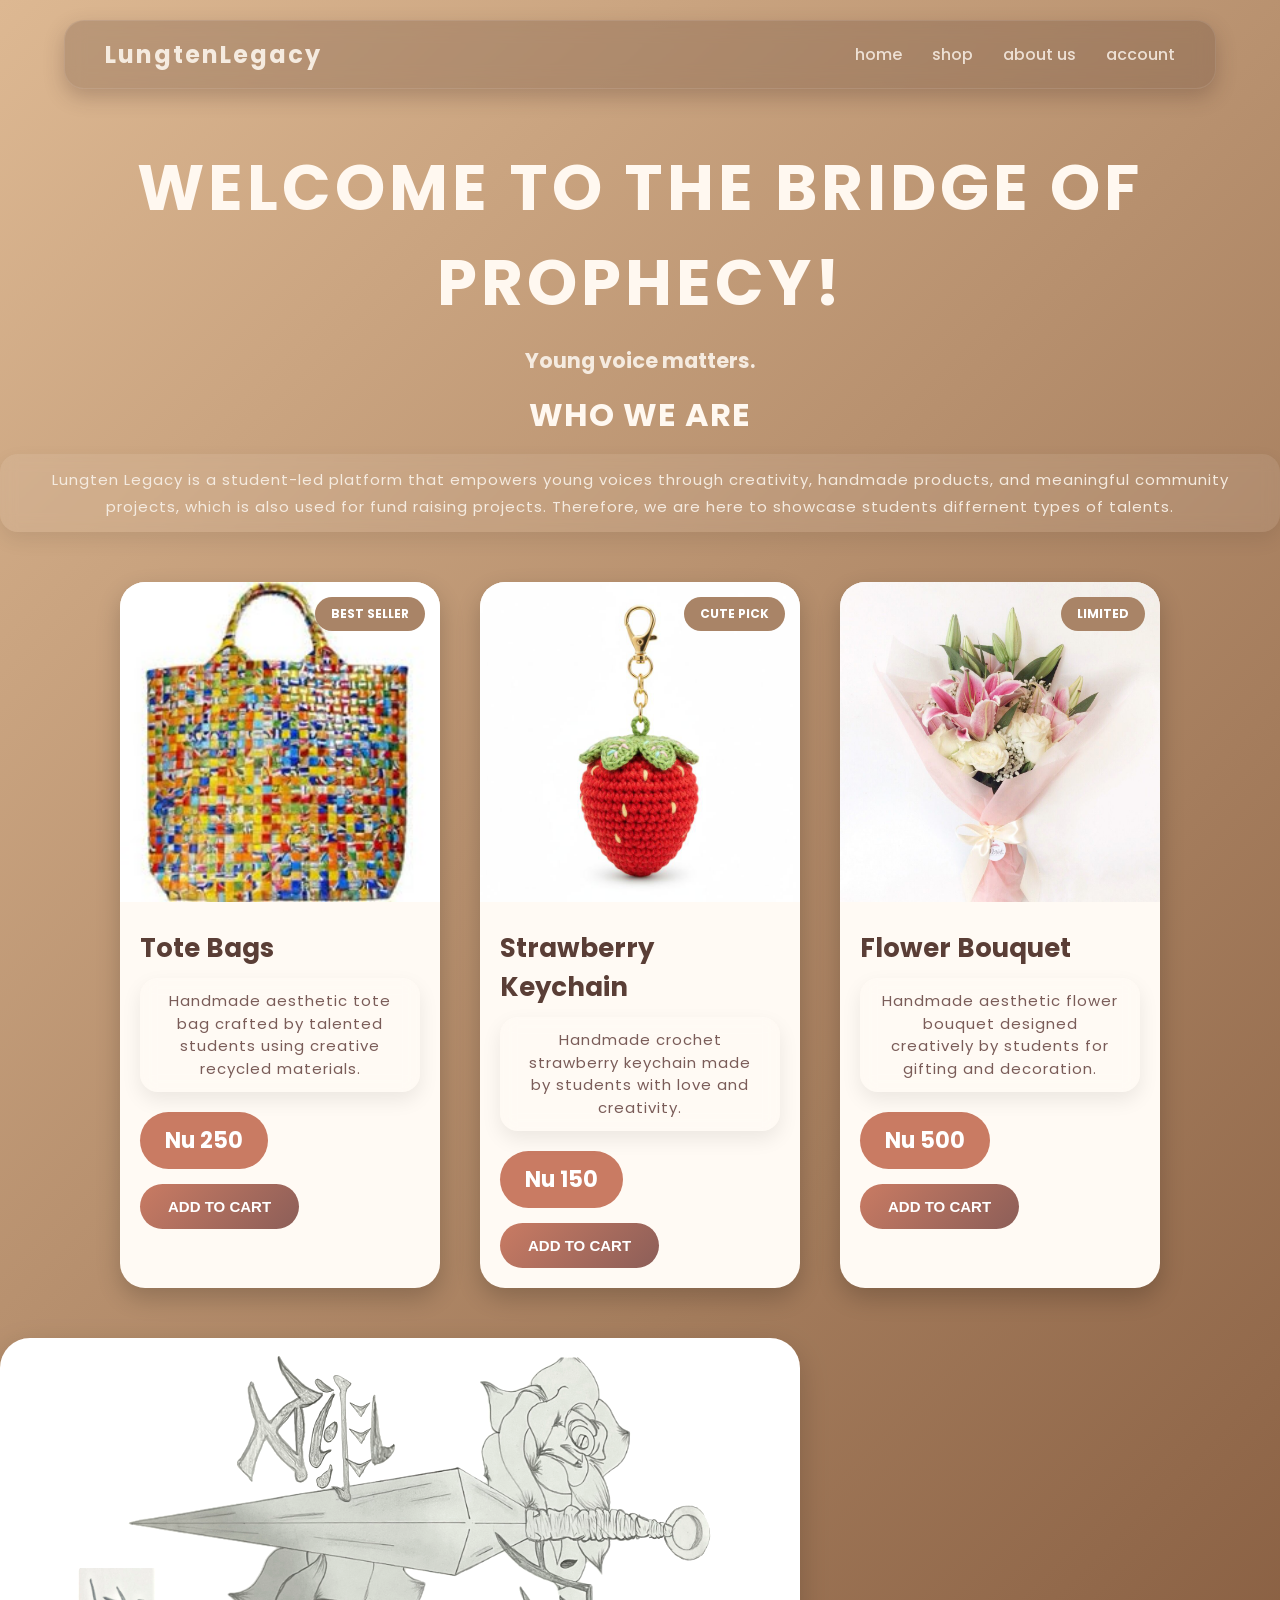
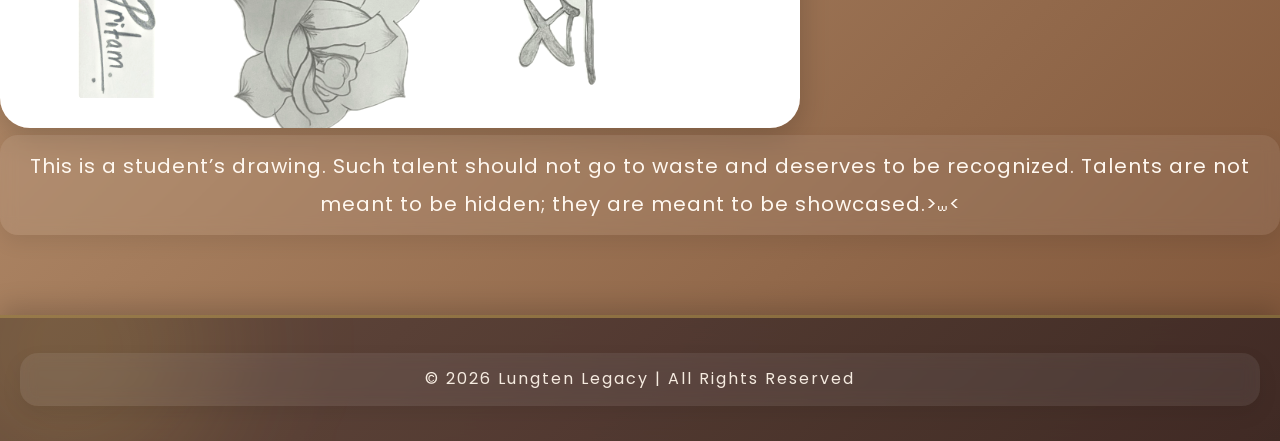
<file: index.html>
<!DOCTYPE html>
<html>
    <head>
        <meta charset="utf-8">
        <title>Lungten Legacy</title>
        <link href="ccd.css" rel="stylesheet">
    </head>
    <body>
        <h1>WELCOME TO THE BRIDGE OF PROPHECY!</h1>
        <h2>Young voice matters.</h2>
        <nav class="navbar">
            <div class="logo">LungtenLegacy</div>
            <ul class="nav-links">
                <li><a href="index.html">home</a></li>
                <li><a href="shop.html">shop</a></li>
                <li><a href="about us.html">about us</a></li>
                <li><a href="account.html">account</a></li>
            </ul>
        </nav>
    
<section class="info-section">

    <div class="info-container">

        <div class="info-card">
            <h2>Who We Are</h2>

            <p>
                Lungten Legacy is a student-led platform that empowers
                young voices through creativity, handmade products,
                and meaningful community projects, which is also used
                for fund raising projects. Therefore, we are here to 
                showcase students differnent types of talents.
            </p>
            
        </div>


<div class="product-container">

    <!-- PRODUCT 1 -->

    <div class="product-card">

        <div class="product-image">
            <img src="images/1a2729b138f1a10778e9dfbd4527bf86 (1).jpg" alt="Tote Bags">
            <span class="tag">BEST SELLER</span>
        </div>

        <div class="product-content">

            <h3>Tote Bags</h3>

            <p>
                Handmade aesthetic tote bag crafted by talented students
                using creative recycled materials.
            </p>

            <div class="price">Nu 250</div>

            <div class="Addtocard">
                <button
                type="button"
                class="cart-btn"
                onclick="alert('Tote Bag Added To Cart!')">

                ADD TO CART

                </button>
            </div>

        </div>

    </div>



    <!-- PRODUCT 2 -->

    <div class="product-card">

        <div class="product-image">
            <img src="images/19b5188fc35bf6381f125c8ee6f1a38d.jpg" alt="Strawberry Keychain">
            <span class="tag">CUTE PICK</span>
        </div>

        <div class="product-content">

            <h3>Strawberry Keychain</h3>

            <p>
                Handmade crochet strawberry keychain made by students
                with love and creativity.
            </p>

            <div class="price">Nu 150</div>

            <div class="Addtocard">
                <button
                type="button"
                class="cart-btn"
                onclick="alert('Strawberry Keychain Added To Cart!')">

                ADD TO CART

                </button>
            </div>

        </div>

    </div>

    <!-- PRODUCT 3 -->

    <div class="product-card">

        <div class="product-image">
            <img src="images/b1fbb1e06d55cefb970261c81b5fe62f.jpg" alt="Flower Bouquet">
            <span class="tag">LIMITED</span>
        </div>

        <div class="product-content">

            <h3>Flower Bouquet</h3>

            <p>
                Handmade aesthetic flower bouquet designed creatively
                by students for gifting and decoration.
            </p>

            <div class="price">Nu 500</div>

            <div class="Addtocard">
                <button
                type="button"
                class="cart-btn"
                onclick="alert('Flower Bouquet Added To Cart!')">

                ADD TO CART

                </button>
            </div>

        </div>
 
    </div>

</div>
<div class="image-box">

    <img src="images/CFNT3364.JPG">
    <p>
        This is a student’s drawing. 
        Such talent should not go to waste and deserves to be recognized. 
        Talents are not meant to be hidden; they are meant to be showcased.>⩊<

    </p>

</div>


<footer class="footer-bar">

    <p>
        © 2026 Lungten Legacy | All Rights Reserved
    </p>

</footer>
</body>


</html>
</file>
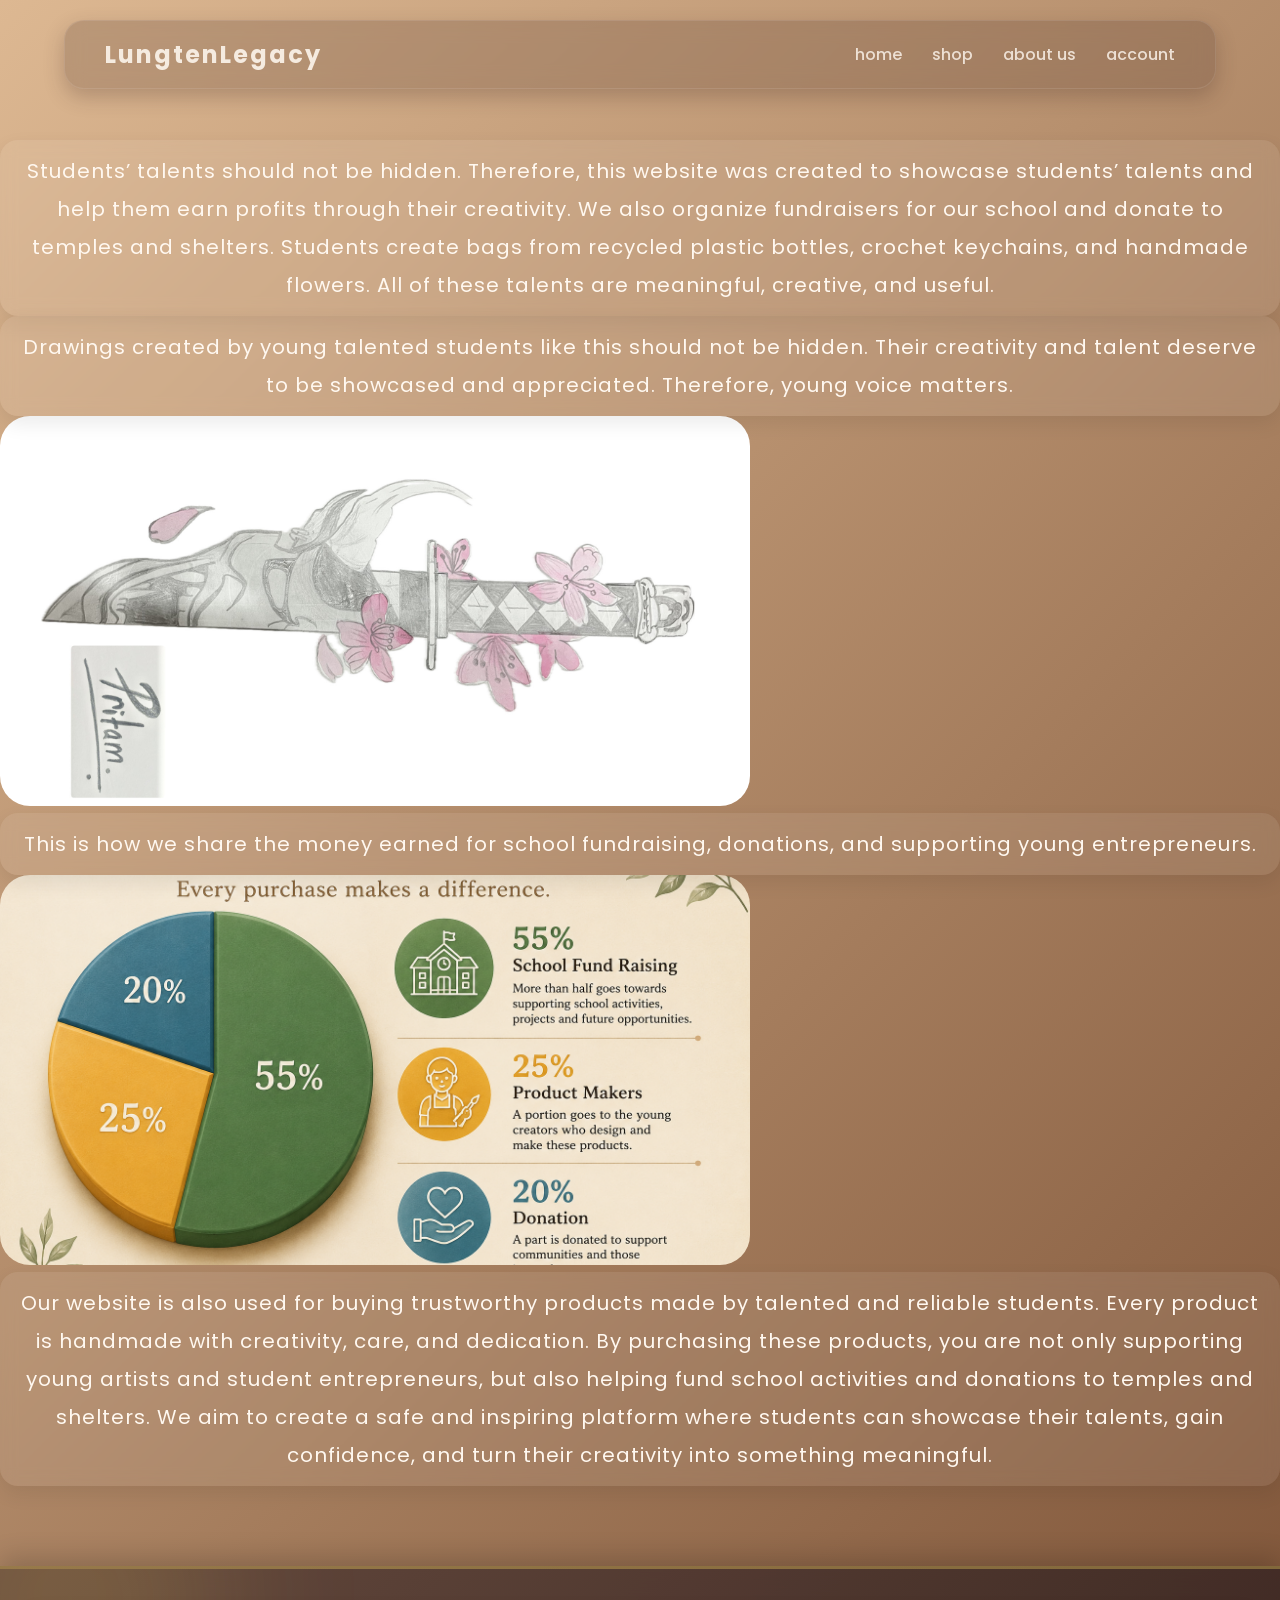
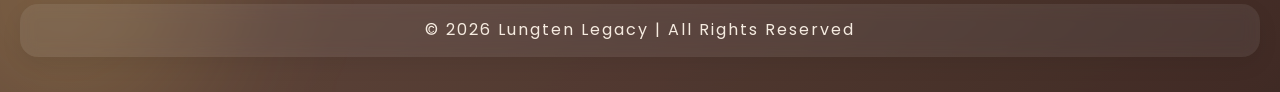
<file: about us.html>
<!DOCTYPE html>
<html>
    <head>
        <meta charset="utf-8">
        <title>Lungten Legacy</title>
        <link href="ccd.css" rel="stylesheet">
    </head>
    <body>
        <nav class="navbar">
            <div class="logo">LungtenLegacy</div>
            <ul class="nav-links">
                <li><a href="index.html">home</a></li>
                <li><a href="shop.html">shop</a></li>
                <li><a href="about us.html">about us</a></li>
                <li><a href="account.html">account</a></li>
            </ul>
        </nav>

        <p>
            Students’ talents should not be hidden. 
            Therefore, this website was created to showcase students’ 
            talents and help them earn profits through their creativity.
             We also organize fundraisers for our school and donate to 
             temples and shelters. Students create bags from recycled 
             plastic bottles, crochet keychains, and handmade flowers.
              All of these talents are meaningful, creative, and useful.
        </p>
        <p>
           Drawings created by young talented students 
        
           like this should not be hidden. Their creativity 
           
           and talent deserve to be showcased and appreciated.
           
           Therefore, young voice matters.

        </p>

    </body>
    
 <div class="about-image-box">

            <img
            src="images/OAND2921.JPG"
            alt="Students Creativity"
            class="about-img">

        </div>
        <p>
            This is how we share the money earned 
             for school fundraising, donations,
              and supporting young entrepreneurs.
        </p>
<div class="about-image-box">

            <img
            src="images/HAPPY.png"
            alt="Students Creativity"
            class="about-img">
        <p>
           Our website is also used for buying trustworthy products
            made by talented and reliable students. Every product is
             handmade with creativity, care, and dedication. By purchasing
              these products, you are not only supporting young artists
               and student entrepreneurs, but also helping fund school
                activities and donations to temples and shelters.
                 We aim to create a safe and inspiring platform
                  where students can showcase their talents,
                   gain confidence, and turn their creativity into something meaningful.
            
        </p>
        </div>
     <footer class="footer-bar">

    <p>
        © 2026 Lungten Legacy | All Rights Reserved
    </p>

</footer>
</body>
        

</head>

<body>
</html>
</file>
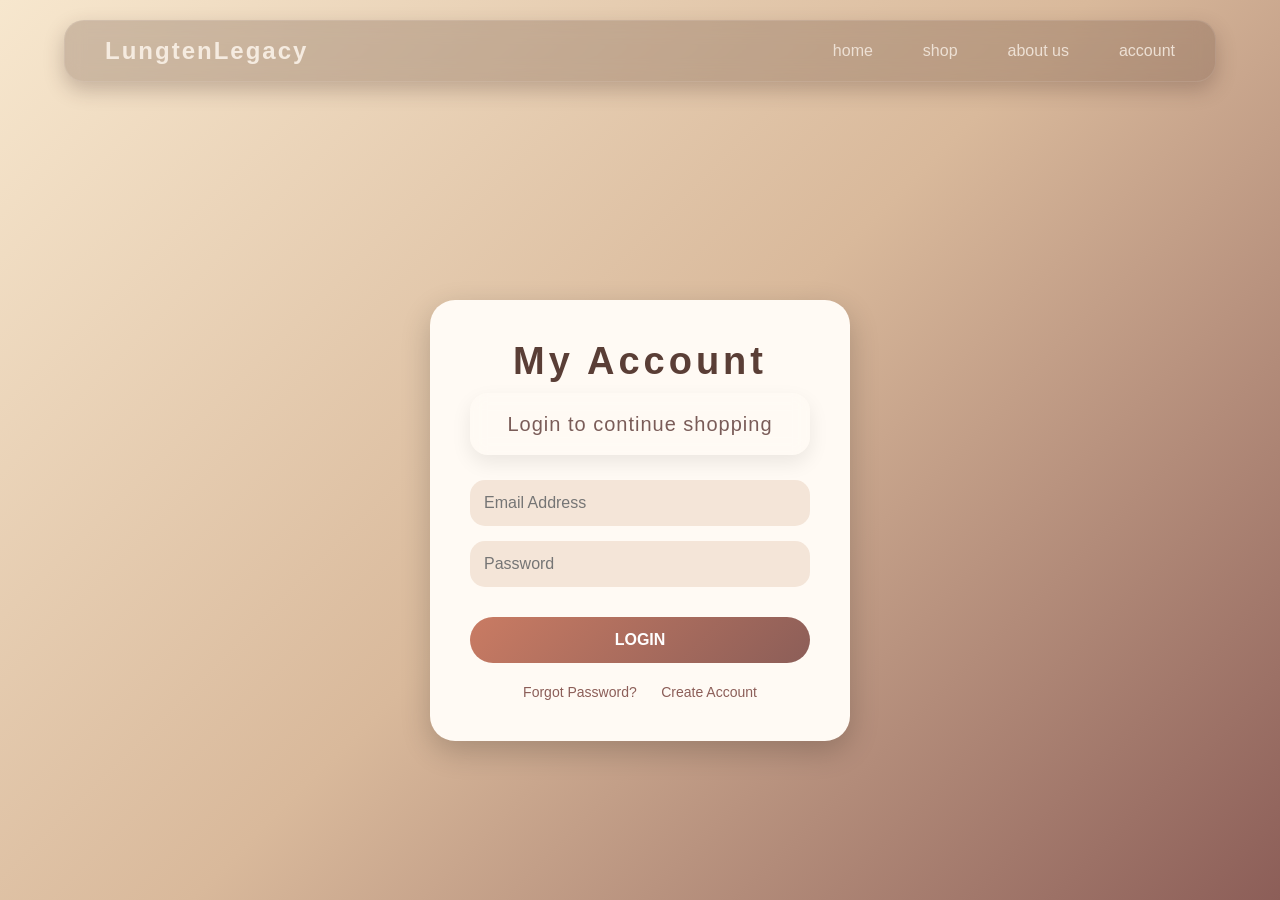
<file: account.html>
<!DOCTYPE html>
<html>
    <head>
        <meta charset="utf-8">
        <title>Lungten Legacy</title>
        <link href="ccd.css" rel="stylesheet">
    </head>
    <body>
        <nav class="navbar">
            <div class="logo">LungtenLegacy</div>
            <ul class="nav-links">
                <li><a href="index.html">home</a></li>
                <li><a href="shop.html">shop</a></li>
                <li><a href="about us.html">about us</a></li>
                <li><a href="account.html">account</a></li>
            </ul>
        </nav>
        <div class="account-container">

    <h1>My Account</h1>
    <p>Login to continue shopping</p>

    <form>

        <div class="input-box">
            <input type="email" placeholder="Email Address" required>
        </div>

        <div class="input-box">
            <input type="password" placeholder="Password" required>
        </div>

        <button type="submit" class="login-btn">
            LOGIN
        </button>

    </form>

    <div class="extra-links">
        <a href="#">Forgot Password?</a>
        <a href="#">Create Account</a>
    </div>

</div>
    </body>
<style>

*{
    margin:0;
    padding:0;
    box-sizing:border-box;
    font-family:Arial, sans-serif;
}

body{
    min-height:100vh;
    display:flex;
    justify-content:center;
    align-items:center;
    background:linear-gradient(135deg, #f7e7ce, #d9b99b, #8c5e58);
}

.account-container{
    width:90%;
    max-width:420px;
    background:#fffaf4;
    padding:40px;
    border-radius:25px;
    box-shadow:0 10px 30px rgba(0,0,0,0.2);
    text-align:center;
}

h1{
    color:#5a3e36;
    margin-bottom:10px;
    font-size:38px;
}

p{
    color:#7a5c58;
    margin-bottom:25px;
}

.input-box{
    width:100%;
    margin:15px 0;
}

.input-box input{
    width:100%;
    padding:14px;
    border:none;
    outline:none;
    border-radius:15px;
    background:#f4e5d8;
    font-size:16px;
    color:#5a3e36;
}

.input-box input:focus{
    background:#ecd2bf;
}

.login-btn{
    width:100%;
    margin-top:15px;
    padding:14px;
    border:none;
    border-radius:50px;
    background:linear-gradient(135deg, #c97b63, #8c5e58);
    color:white;
    font-size:16px;
    font-weight:bold;
    cursor:pointer;
    transition:0.3s;
}

.login-btn:hover{
    transform:translateY(-4px) scale(1.03);
    box-shadow:0 8px 20px rgba(0,0,0,0.25);
}

.extra-links{
    margin-top:20px;
}

.extra-links a{
    text-decoration:none;
    color:#8c5e58;
    margin:0 10px;
    font-size:14px;
    transition:0.3s;
}

.extra-links a:hover{
    color:#c97b63;
}

nav{
    position:absolute;
    top:20px;
    right:30px;
}

nav a{
    text-decoration:none;
    margin-left:20px;
    color:#fffaf4;
    font-weight:bold;
    transition:0.3s;
}

nav a:hover{
    color:#f7c59f;
}

</style>
    
</html>
</file>
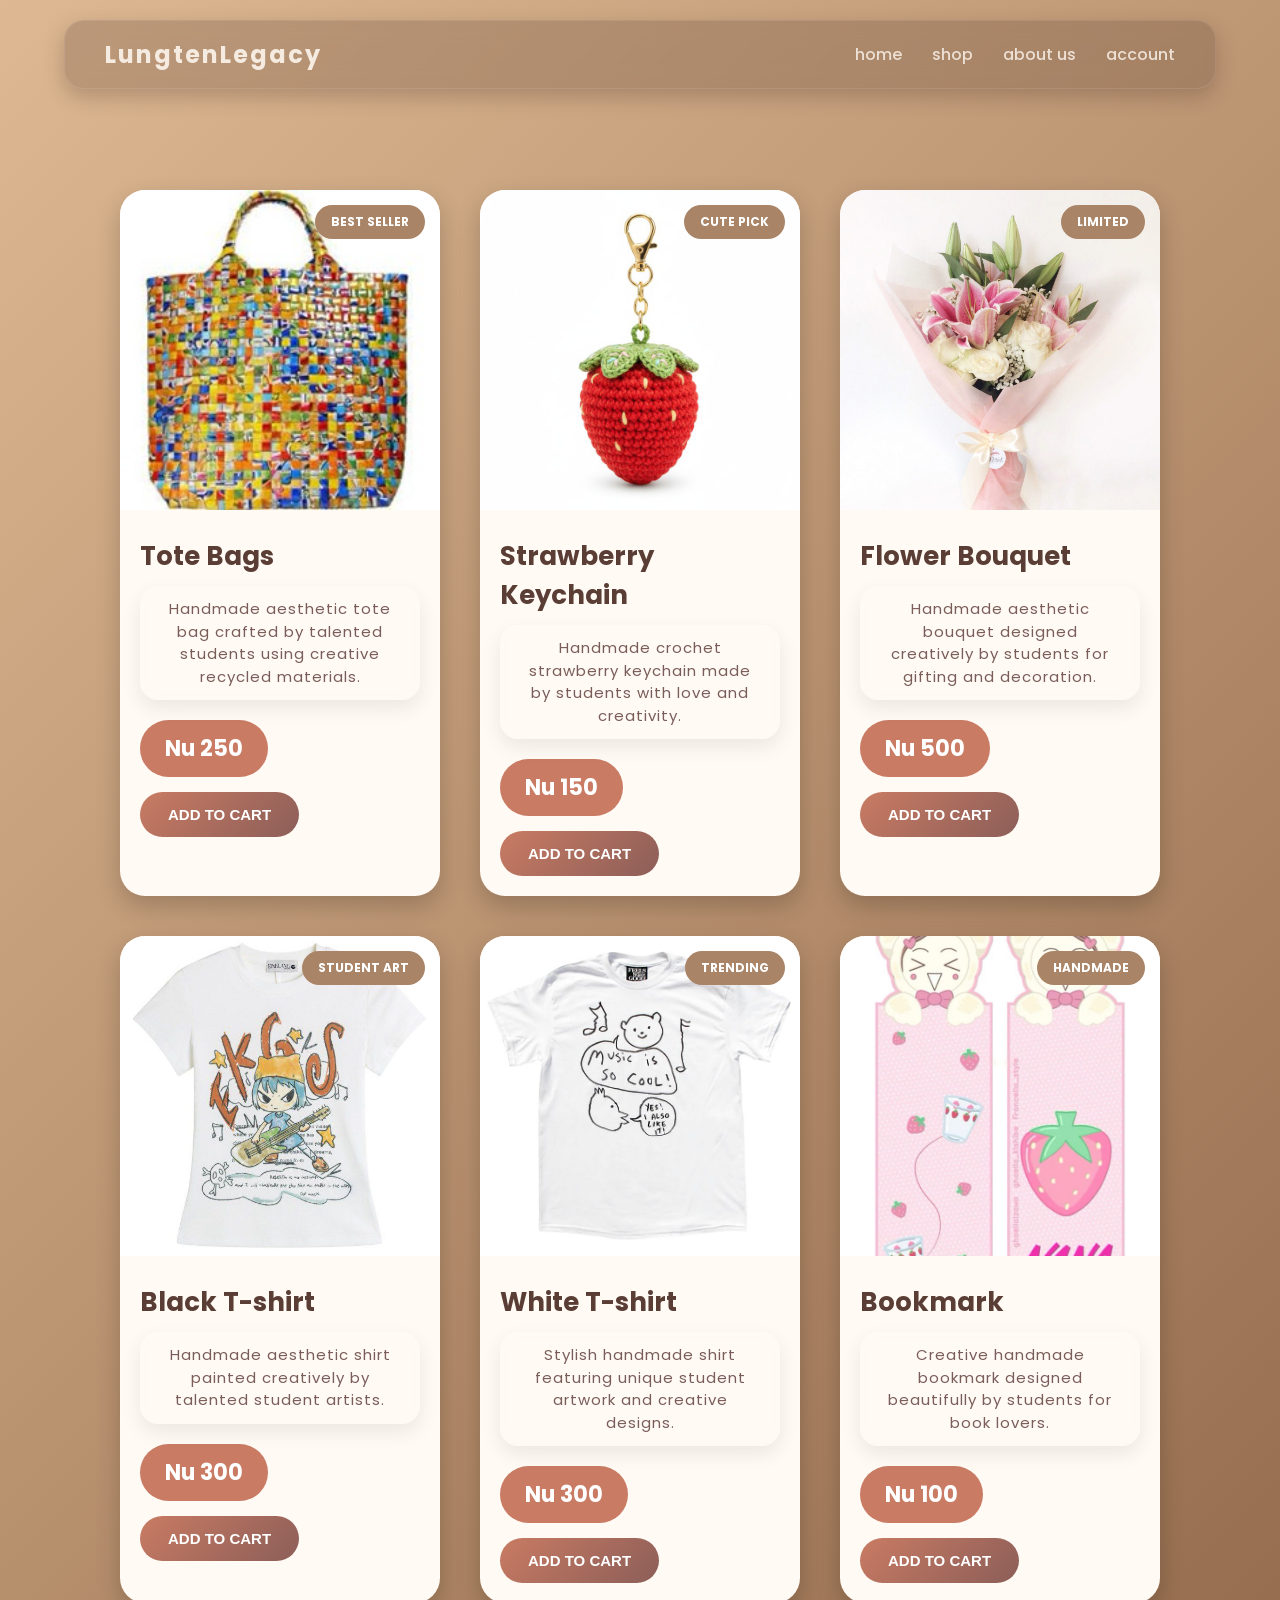
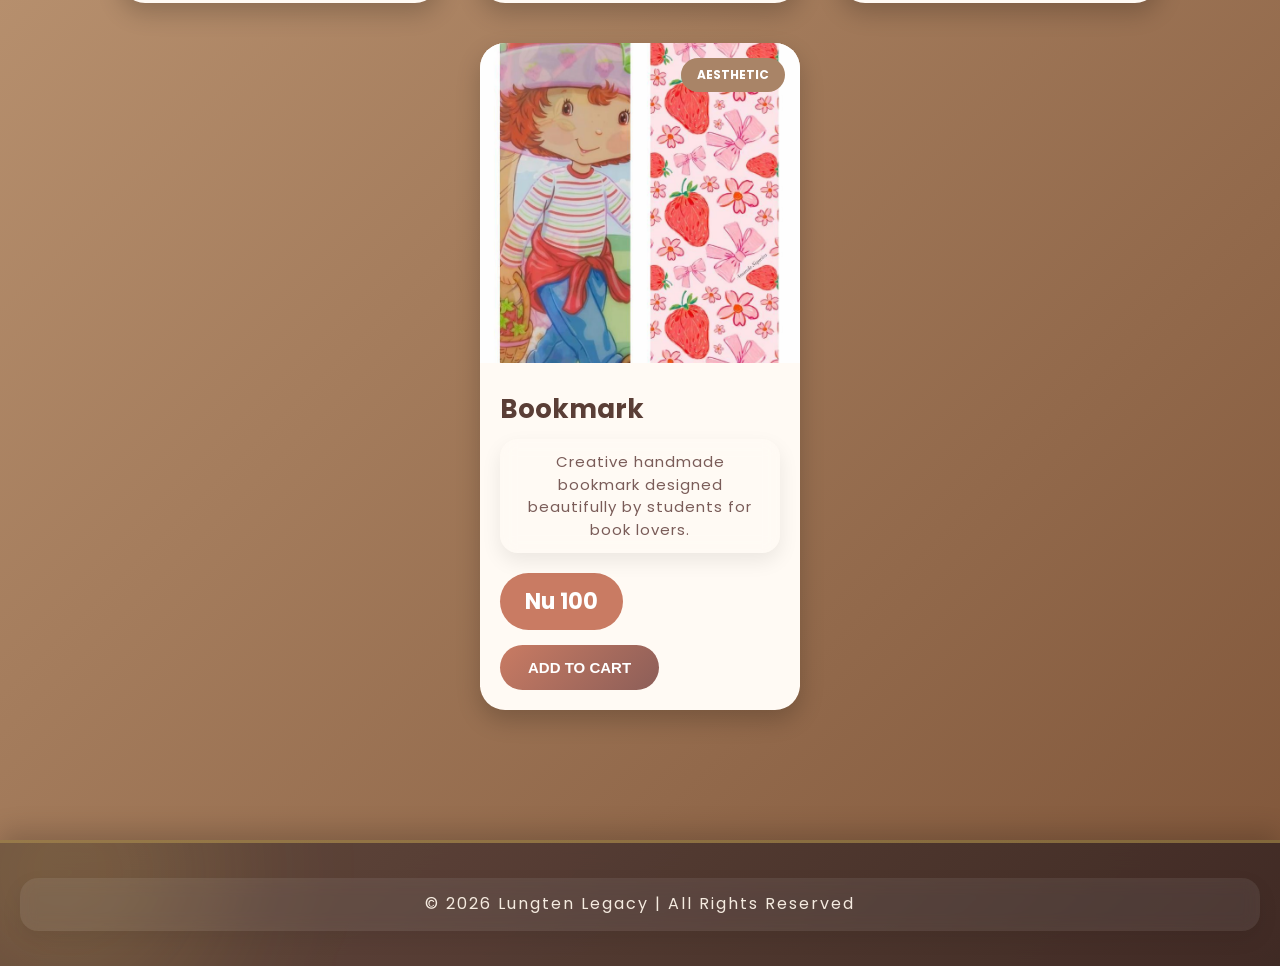
<file: shop.html>
<!DOCTYPE html>
<html>
    <head>
        <meta charset="utf-8">
        <title>Lungten Legacy</title>
        <link href="ccd.css" rel="stylesheet">
    </head>
    <body>

        <nav class="navbar">
            <div class="logo">LungtenLegacy</div>
            <ul class="nav-links">
                <li><a href="index.html">home</a></li>
                <li><a href="shop.html">shop</a></li>
                <li><a href="about us.html">about us</a></li>
                <li><a href="account.html">account</a></li>
            </ul>
        </nav>
    </body>
       

       <div class="product-container">

        <!-- PRODUCT 1 -->

        <div class="product-card">

            <div class="product-image">

                <img src="images/1a2729b138f1a10778e9dfbd4527bf86 (1).jpg" alt="Tote Bags">

                <span class="tag">BEST SELLER</span>

            </div>

            <div class="product-content">

                <h3>Tote Bags</h3>

                <p>
                    Handmade aesthetic tote bag crafted by talented students
                    using creative recycled materials.
                </p>

                <div class="price">Nu 250</div>

                <button
                    type="button"
                    class="cart-btn"
                    onclick="alert('Tote Bag Added To Cart!')">

                    ADD TO CART

                </button>

            </div>

        </div>

        <!-- PRODUCT 2 -->

        <div class="product-card">

            <div class="product-image">

                <img src="images/19b5188fc35bf6381f125c8ee6f1a38d.jpg" alt="Strawberry Keychain">

                <span class="tag">CUTE PICK</span>

            </div>

            <div class="product-content">

                <h3>Strawberry Keychain</h3>

                <p>
                    Handmade crochet strawberry keychain made by students
                    with love and creativity.
                </p>

                <div class="price">Nu 150</div>

                <button
                    type="button"
                    class="cart-btn"
                    onclick="alert('Strawberry Keychain Added To Cart!')">

                    ADD TO CART

                </button>

            </div>

        </div>

        <!-- PRODUCT 3 -->

        <div class="product-card">

            <div class="product-image">

                <img src="images/b1fbb1e06d55cefb970261c81b5fe62f.jpg" alt="Flower Bouquet">

                <span class="tag">LIMITED</span>

            </div>

            <div class="product-content">

                <h3>Flower Bouquet</h3>

                <p>
                    Handmade aesthetic bouquet designed creatively
                    by students for gifting and decoration.
                </p>

                <div class="price">Nu 500</div>

                <button
                    type="button"
                    class="cart-btn"
                    onclick="alert('Flower Bouquet Added To Cart!')">

                    ADD TO CART

                </button>

            </div>

        </div>

        <!-- PRODUCT 4 -->

        <div class="product-card">

            <div class="product-image">

                <img src="images/cheymayi.jpg" alt="Black T-shirt">

                <span class="tag">STUDENT ART</span>

            </div>

            <div class="product-content">

                <h3>Black T-shirt</h3>

                <p>
                    Handmade aesthetic shirt painted creatively
                    by talented student artists.
                </p>

                <div class="price">Nu 300</div>

                <button
                    type="button"
                    class="cart-btn"
                    onclick="alert('Successfully Added To Cart!')">

                    ADD TO CART

                </button>

            </div>

        </div>

        <!-- PRODUCT 5 -->

        <div class="product-card">

            <div class="product-image">

                <img src="images/whitetee.jpg" alt="White T-shirt">

                <span class="tag">TRENDING</span>

            </div>

            <div class="product-content">

                <h3>White T-shirt</h3>

                <p>
                    Stylish handmade shirt featuring unique
                    student artwork and creative designs.
                </p>

                <div class="price">Nu 300</div>

                <button
                    type="button"
                    class="cart-btn"
                    onclick="alert('Successfully Added To Cart!')">

                    ADD TO CART

                </button>

            </div>

        </div>

        <!-- PRODUCT 6 -->

        <div class="product-card">

            <div class="product-image">

                <img src="images/t.jpg" alt="Bookmark">

                <span class="tag">HANDMADE</span>

            </div>

            <div class="product-content">

                <h3>Bookmark</h3>

                <p>
                    Creative handmade bookmark designed beautifully
                    by students for book lovers.
                </p>

                <div class="price">Nu 100</div>

                <button
                    type="button"
                    class="cart-btn"
                    onclick="alert('Bookmark Added To Cart!')">

                    ADD TO CART

                </button>

            </div>

        </div>

        <!-- PRODUCT 7 -->

        <div class="product-card">

            <div class="product-image">

                <img src="images/straw.jpg" alt="Crochet Strawberry">

                <span class="tag">AESTHETIC</span>

            </div>

            <div class="product-content">

                <h3>Bookmark</h3>

                <p>
                    Creative handmade bookmark designed beautifully
                    by students for book lovers.
                </p>

                <div class="price">Nu 100</div>

                <button
                    type="button"
                    class="cart-btn"
                    onclick="alert('Bookmark Added To Cart!')">

                    ADD TO CART

                </button>

            </div>

        </div>

    </div>

<footer class="footer-bar">

    <p>
        © 2026 Lungten Legacy | All Rights Reserved
    </p>

</footer>
</body>
</html>
</file>
<file: ccd.css>
/* =========================
   GOOGLE FONT
========================= */

@import url('https://fonts.googleapis.com/css2?family=Poppins:wght@300;500;600;700&display=swap');

/* =========================
   RESET
========================= */

*{
    margin:0;
    padding:0;
    box-sizing:border-box;
}

/* =========================
   BODY
========================= */

body{

    font-family:'Poppins', sans-serif;

    /* FIXED SCROLL ISSUE */
    min-height:100vh;

    /* REMOVE THIS:
       overflow:hidden;
       display:flex;
       align-items:center;
       justify-content:center;
    */

    overflow-x:hidden;

    background:linear-gradient(
        -45deg,
        #d8c3a5,
        #e6ccb2,
        #b08968,
        #7f5539,
        #ddb892
    );

    background-size:400% 400%;

    animation:vintageFlow 12s ease infinite;

    padding-top:140px;
}

/* =========================
   BACKGROUND ANIMATION
========================= */

@keyframes vintageFlow{

    0%{
        background-position:0% 50%;
    }

    50%{
        background-position:100% 50%;
    }

    100%{
        background-position:0% 50%;
    }
}

/* =========================
   HEADER TEXT
========================= */

.main-title{

    font-size:4rem;

    color:#fff8f0;

    letter-spacing:4px;

    text-align:center;

    transition:0.5s ease;

    cursor:pointer;
}

.main-title:hover{

    color:#ffe8cc;

    transform:scale(1.05);

    text-shadow:
        0 0 10px #ddb892,
        0 0 20px #b08968,
        0 0 40px #7f5539;
}

.sub-title{

    margin-top:15px;

    font-size:1.3rem;

    color:#f5ebe0;

    text-align:center;

    transition:0.4s ease;

    cursor:pointer;
}

.sub-title:hover{

    color:#fff1e6;

    letter-spacing:3px;

    transform:translateY(-4px);
}

/* =========================
   NAVBAR
========================= */

nav{

    width:90%;

    padding:16px 40px;

    display:flex;

    justify-content:space-between;

    align-items:center;

    position:fixed;

    top:20px;

    left:50%;

    transform:translateX(-50%);

    z-index:1000;

    border-radius:20px;

    background:rgba(93,64,55,0.25);

    backdrop-filter:blur(10px);

    border:1px solid rgba(255,255,255,0.1);

    box-shadow:0 8px 20px rgba(62,39,35,0.25);
}

.logo{

    font-size:1.5rem;

    font-weight:700;

    letter-spacing:2px;

    color:#f5ebe0;

    cursor:pointer;

    transition:0.4s ease;
}

.logo:hover{

    color:#ddb892;

    text-shadow:
        0 0 10px #ddb892,
        0 0 20px #b08968;
}

/* =========================
   NAV LINKS
========================= */

nav ul{

    display:flex;

    gap:30px;

    list-style:none;
}

nav ul li a{

    text-decoration:none;

    color:#ede0d4;

    font-size:1rem;

    font-weight:500;

    position:relative;

    transition:0.4s ease;
}

nav ul li a::after{

    content:"";

    position:absolute;

    left:0;

    bottom:-5px;

    width:0%;

    height:2px;

    border-radius:10px;

    background:linear-gradient(
        90deg,
        #ddb892,
        #b08968,
        #7f5539
    );

    transition:0.4s ease;
}

nav ul li a:hover{

    color:#ffe8d6;

    letter-spacing:1px;

    text-shadow:0 0 8px #ddb892;
}

nav ul li a:hover::after{

    width:100%;
}

/* =========================
   PRODUCT CONTAINER
========================= */

.product-container{

    width:100%;

    display:flex;

    flex-wrap:wrap;

    justify-content:center;

    gap:40px;

    padding:50px;
}

/* =========================
   PRODUCT CARD
========================= */

.product-card{

    width:320px;

    background:#fffaf4;

    border-radius:25px;

    overflow:hidden;

    box-shadow:0 10px 25px rgba(0,0,0,0.2);

    transition:0.4s;
}

.product-card:hover{

    transform:translateY(-10px);

    box-shadow:0 15px 35px rgba(0,0,0,0.3);
}

/* =========================
   PRODUCT IMAGE
========================= */

.product-image{

    position:relative;
}

.product-image img{

    width:100%;

    height:320px;

    object-fit:cover;

    transition:0.5s ease;
}

.product-image img:hover{

    transform:scale(1.05);
}

/* =========================
   TAG
========================= */

.tag{

    position:absolute;

    top:15px;

    right:15px;

    background:#a98467;

    color:white;

    padding:8px 16px;

    border-radius:30px;

    font-size:12px;

    font-weight:bold;
}

/* =========================
   PRODUCT CONTENT
========================= */

.product-content{

    padding:20px;

    text-align:justify;
}

.product-content h3{

    font-size:26px;

    color:#5a3e36;

    margin-bottom:10px;
}

.product-content p{

    color:#7a5c58;

    font-size:15px;

    margin-bottom:20px;

    line-height:1.5;
}

/* =========================
   PRICE
========================= */

.price{

    display:inline-block;

    background:#c97b63;

    color:white;

    padding:12px 25px;

    border-radius:50px;

    font-size:22px;

    font-weight:bold;

    margin-bottom:15px;

    transition:0.3s;
}

.price:hover{

    background:#8c5e58;

    transform:scale(1.08);
}

/* =========================
   BUTTON
========================= */

.cart-btn{

    padding:14px 28px;

    border:none;

    border-radius:50px;

    background:linear-gradient(
        135deg,
        #c97b63,
        #8c5e58
    );

    color:white;

    font-size:15px;

    font-weight:bold;

    cursor:pointer;

    transition:0.3s;
}

.cart-btn:hover{

    transform:translateY(-4px) scale(1.05);

    box-shadow:0 10px 20px rgba(0,0,0,0.25);
}
@keyframes fadeUp{

    from{
        opacity:0;
        transform:translateY(40px);
    }

    to{
        opacity:1;
        transform:translateY(0);
    }
}
h1{ 
    font-size:4rem; 
    color:#fff8f0; 
    letter-spacing:4px; 
    transition:0.5s ease;
     cursor:pointer; 
     text-align: center;
     animation:fadeUp 1s ease;
 } /* HOVER EFFECT */ 
    
 h1:hover{ 
    color:#ffe8cc;
     transform: scale(1.08); 
     text-shadow: 0 0 10px #ddb892, 0 0 20px #b08968, 0 0 40px #7f5539;

 } /* H2 */ 
 h2{ 
    margin-top:15px;
     font-size:1.3rem; 
     color:#f5ebe0; transition:0.4s ease; cursor:pointer;
     text-align: center;
 } 
 h2:hover{ 
    color:#fff1e6; 
    letter-spacing:3px;
     transform:translateY(-4px);
 }
 /* H2 STYLE */

.info-card h2{

    color:#fff8f0;

    font-size:2rem;

    margin-bottom:15px;
    text-align: center;

    letter-spacing:1px;

    text-transform:uppercase;

    transition:0.4s ease;
}

/* H2 HOVER */

.info-card h2:hover{

    color:#ddb892;

    letter-spacing:3px;

    text-shadow:
        0 0 10px rgba(221,184,146,0.6);
}

/* PARAGRAPH STYLE */

.info-card p{

    color:#f5ebe0;

    font-size:15px;

    line-height:1.8;
    text-align: center;

    transition:0.4s ease;
}

/* PARAGRAPH HOVER */

.info-card p:hover{

    color:#fff8f0;

    transform:translateY(-3px);
}
/* =========================
   FOOTER BAR
========================= */

/* =========================
   INTERACTIVE VINTAGE FOOTER
========================= */

.footer-bar{

    width:100%;

    min-height:120px;

    background:
    linear-gradient(
    135deg,
    rgba(96,70,60,0.95),
    rgba(60,40,35,0.95));

    backdrop-filter:blur(12px);

    text-align:center;

    padding:35px 20px;

    margin-top:80px;

    position:relative;

    overflow:hidden;

    border-top:
    3px solid rgba(255,217,102,0.35);

    box-shadow:
    0 -8px 25px rgba(0,0,0,0.18);

    animation:footerFade 1.5s ease;
}

/* GLOW EFFECT */

.footer-bar::before{

    content:"";

    position:absolute;

    width:300px;
    height:300px;

    background:rgba(255,217,102,0.15);

    border-radius:50%;

    top:-120px;
    left:-80px;

    filter:blur(70px);

    animation:glowMove 8s infinite alternate ease-in-out;
}

/* SHINE EFFECT */

.footer-bar::after{

    content:"";

    position:absolute;

    width:200%;
    height:100%;

    background:
    linear-gradient(
    to right,
    transparent,
    rgba(255,255,255,0.08),
    transparent);

    top:0;
    left:-200%;

    transform:skewX(-25deg);

    animation:shine 8s infinite linear;
}

/* =========================
   FOOTER TEXT
========================= */

.footer-bar p{

    color:#f5ebe0;

    font-size:16px;

    letter-spacing:2px;

    line-height:1.8;

    position:relative;

    z-index:2;

    transition:0.5s;
}

/* TEXT HOVER */

.footer-bar p:hover{

    color:#FFD966;

    letter-spacing:3px;

    transform:scale(1.03);
}

/* =========================
   ANIMATIONS
========================= */

@keyframes footerFade{

    from{
        opacity:0;
        transform:translateY(50px);
    }

    to{
        opacity:1;
        transform:translateY(0);
    }
}

@keyframes glowMove{

    0%{
        transform:translateX(0px);
    }

    100%{
        transform:translateX(120px);
    }
}

@keyframes shine{

    0%{
        left:-200%;
    }

    100%{
        left:200%;
    }
}
/* =========================
   IMAGE STYLE
========================= */

.image-box img{

    width:800px;

    height: 390px;

    object-fit:cover;

    border-radius:30px;



    margin:auto;

    /* SOFT EDGE */

    box-shadow:
        0 10px 30px rgba(0,0,0,0.18);

    /* CLEAR IMAGE */

    filter:
        brightness(1.05)
        contrast(1.05)
        saturate(1.1);

    /* SMOOTH ANIMATION */

    animation:zoomImage 10s ease-in-out infinite;
}

/* =========================
   ZOOM IN & OUT
========================= */

@keyframes zoomImage{

    0%{
        transform:scale(1);
    }

    50%{
        transform:scale(1.08);
    }

    100%{
        transform:scale(1);
    }
}
p{
    text-align:center;

    font-size:20px;

    line-height:1.9;

    color:#FFF8F0;

    letter-spacing:1px;

    padding:12px 20px;

    transition:0.5s ease;

    cursor:default;

    animation:fadeUp 1.2s ease;

    background:rgba(255,255,255,0.08);

    backdrop-filter:blur(8px);

    border-radius:18px;

    box-shadow:
    0 8px 20px rgba(0,0,0,0.08);
}

/* PARAGRAPH HOVER */

p:hover{
    transform:
    translateY(-5px)
    scale(1.02);

    letter-spacing:2px;

    background:rgba(255,255,255,0.12);

    box-shadow:
    0 12px 25px rgba(255,217,102,0.2);
}
/* =========================
   ABOUT IMAGE ONLY
========================= */

.about-img{

    width: 750px;

    height:390px;

    object-fit:cover;

    border-radius:30px;

    transition:0.7s ease;

    cursor:pointer;

    animation:
    floatImage 5s infinite ease-in-out,
    glowImage 4s infinite alternate;
}

/* IMAGE HOVER */

.about-img:hover{

    transform:
    scale(1.08)
    rotate(-2deg);

    filter:
    brightness(1.08);

    box-shadow:
    0 20px 40px rgba(255,217,102,0.35),
    0 0 35px rgba(123,174,158,0.35);
}

/* =========================
   ANIMATIONS
========================= */

@keyframes floatImage{

    0%{
        transform:translateY(0px);
    }

    50%{
        transform:translateY(-15px);
    }

    100%{
        transform:translateY(0px);
    }
}

@keyframes glowImage{

    0%{
        box-shadow:
        0 10px 25px rgba(123,174,158,0.2);
    }

    100%{
        box-shadow:
        0 20px 45px rgba(255,217,102,0.35);
    }
}
h4{ 
    margin-top:15px;
     font-size:1.3rem; 
     color:#f5ebe0; transition:0.4s ease; cursor:pointer;
     text-align:right;
     align-content:space-around;
 } 
 h4:hover{ 
    color:#fff1e6; 
    letter-spacing:3px;
    transform:translateY(-4px);
 }
 /* H2 STYLE */
</file>
